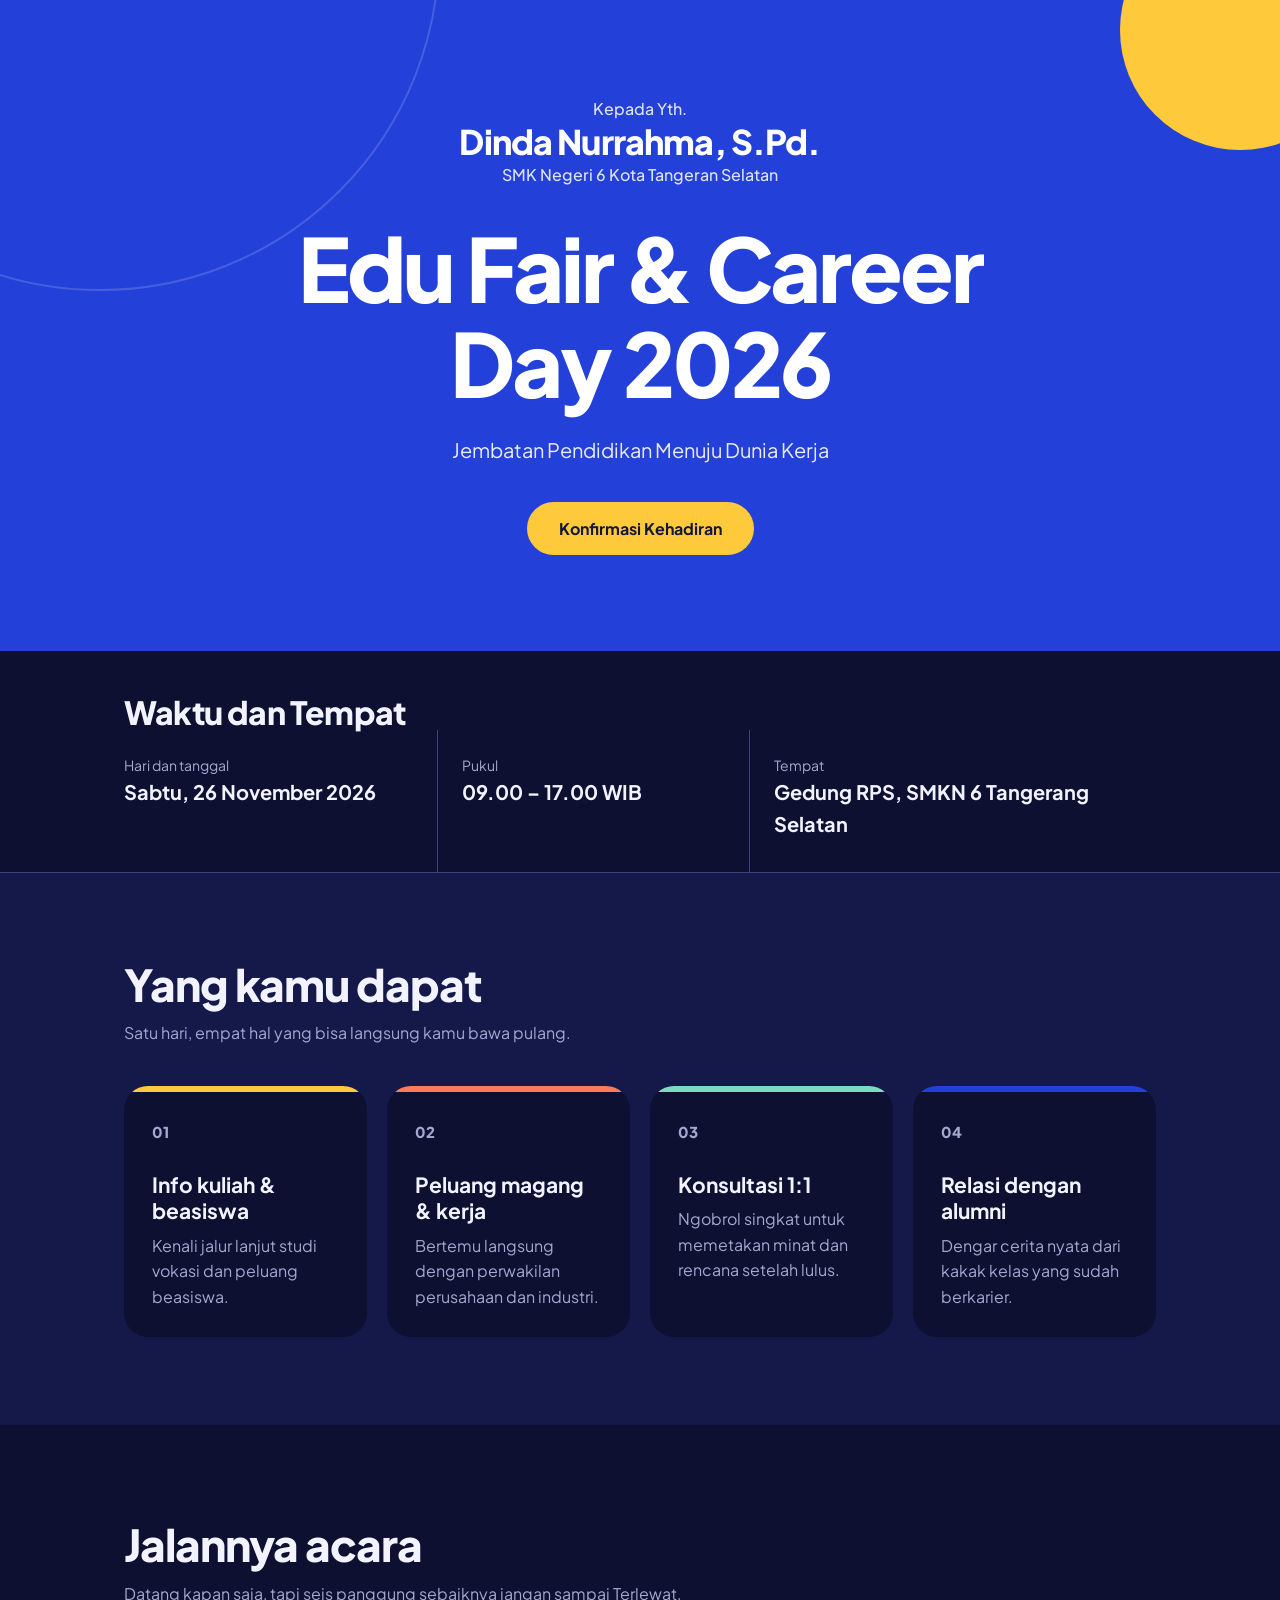
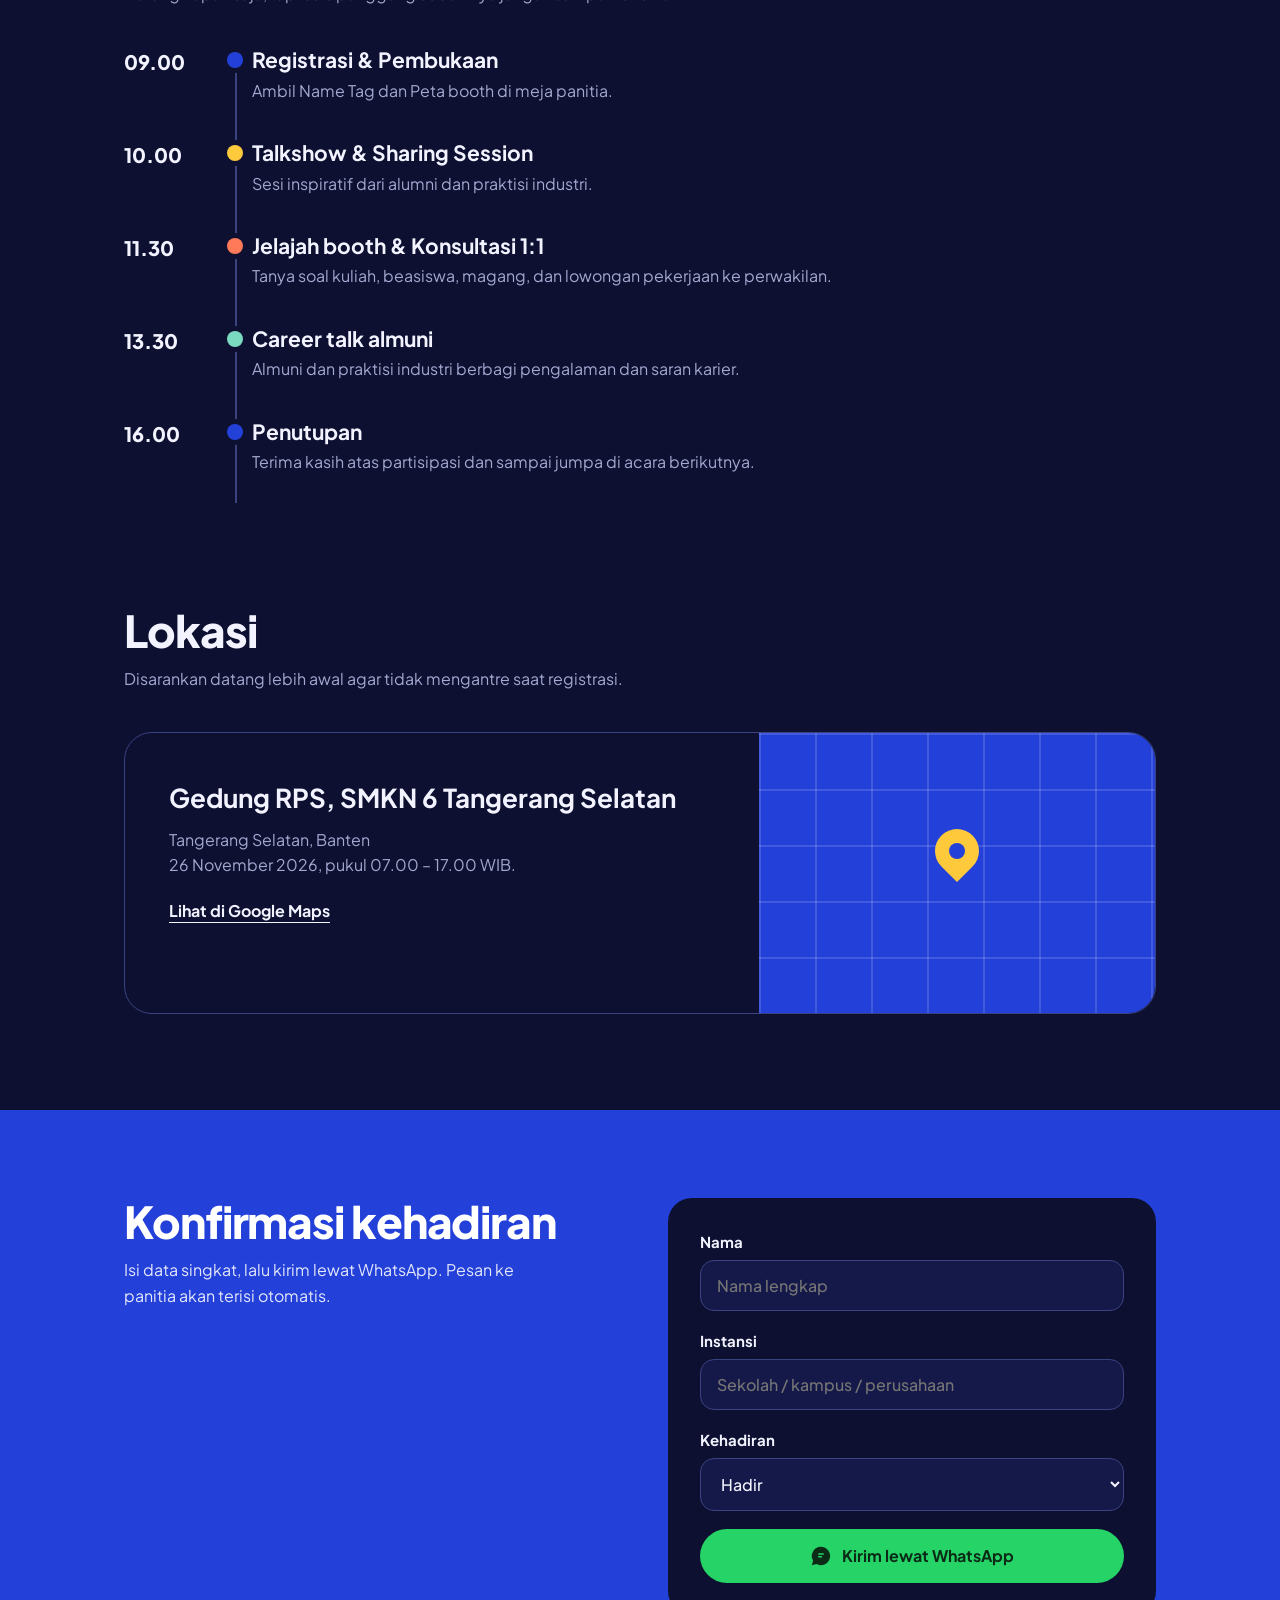
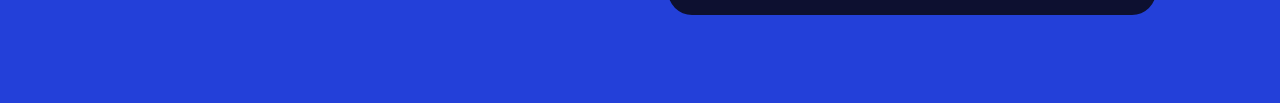
<file: index.html>
<!DOCTYPE html>
<html lang="en">
<head>
  <meta charset="UTF-8">
  <meta name="viewport" content="width=device-width, initial-scale=1.0">
  <title>Edu Fair & Career Day 2026</title>
  <link rel="preconnect" href="https://fonts.googleapis.com">
  <link rel="preconnect" href="https://fonts.gstatic.com" crossorigin>
  <link href="https://fonts.googleapis.com/css2?family=Plus Jakarta+Sans:wght@400;500;600;700&display=swap" rel="stylesheet">
  <link rel="stylesheet" href="style.css">
</head>
<body>
 <header class="hero">
    <div class="wrap">
      <div class="copy">
        <div class="to">
           <p>Kepada Yth.</p>
          <h2 id="nama">Dinda Nurrahma, S.Pd.</h2>
          <p id="instansiKategori">SMK Negeri 6 Kota Tangeran Selatan</p>
        </div>
        <h1>Edu Fair & Career Day 2026</h1>
        <p class="lead">Jembatan Pendidikan Menuju Dunia Kerja</p>
        <a class="btn" href="#daftar">Konfirmasi Kehadiran</a>
    </div>
   </header>
  
  <div class="info">
  <div class="wrap">
    <h2>Waktu dan Tempat</h2>
    <div class="row">
      <div><small>Hari dan tanggal</small><strong>Sabtu, 26 November 2026</strong></div>
      <div><small>Pukul</small><strong>09.00 – 17.00 WIB</strong></div>
      <div><small>Tempat</small><strong>Gedung RPS, SMKN 6 Tangerang Selatan</strong></div>
    </div>
  </div>
</div>
  <section class="dapat">
  <div class="wrap">
    <h2>Yang kamu dapat</h2>
    <p class="sub">Satu hari, empat hal yang bisa langsung kamu bawa pulang.</p>
    <div class="cards">
      <article class="card" style="--c:var(--yellow)"><span class="num">01</span><h3>Info kuliah & beasiswa</h3><p>Kenali jalur lanjut studi vokasi dan peluang beasiswa.</p></article>
      <article class="card" style="--c:var(--coral)"><span class="num">02</span><h3>Peluang magang & kerja</h3><p>Bertemu langsung dengan perwakilan perusahaan dan industri.</p></article>
      <article class="card" style="--c:var(--mint)"><span class="num">03</span><h3>Konsultasi 1:1</h3><p>Ngobrol singkat untuk memetakan minat dan rencana setelah lulus.</p></article>
      <article class="card" style="--c:var(--blue)"><span class="num">04</span><h3>Relasi dengan alumni</h3><p>Dengar cerita nyata dari kakak kelas yang sudah berkarier.</p></article>
    </div>
  </div>
</section>
<section class="run">
  <div class="wrap">
    <h2>Jalannya acara</h2>
    <p class="sub">Datang kapan saja, tapi seis panggung sebaiknya jangan sampai Terlewat.</p>
    <ol class="tl">
      <li style="--c:var(--blue)"><time>09.00</time><i></i><div><h3>Registrasi & Pembukaan</h3><p> Ambil Name Tag dan Peta booth di meja panitia.</p></div></li>
      <li style="--c:var(--yellow)"><time>10.00</time><i></i><div><h3>Talkshow & Sharing Session</h3><p> Sesi inspiratif dari alumni dan praktisi industri.</p></div></li>
      <li style="--c:var(--coral)"><time>11.30</time><i></i><div><h3>Jelajah booth & Konsultasi 1:1</h3><p>Tanya soal kuliah, beasiswa, magang, dan lowongan pekerjaan ke perwakilan.</p></div></li>
      <li style="--c:var(--mint)"><time>13.30</time><i></i><div><h3>Career talk almuni</h3><p> Almuni dan praktisi industri berbagi pengalaman dan saran karier.</p></div></li>
      <li style="--c:var(--blue)"><time>16.00</time><i></i><div><h3>Penutupan</h3><p> Terima kasih atas partisipasi dan sampai jumpa di acara berikutnya.</p></div></li>
    </ol>
  </div>
</section>
<section class="lokasi">
  <div class="wrap">
    <h2>Lokasi</h2>
    <p class="sub">Disarankan datang lebih awal agar tidak mengantre saat registrasi.</p>
    <div class="loc">
      <div class="txt">
        <h3>Gedung RPS, SMKN 6 Tangerang Selatan</h3>
        <p>Tangerang Selatan, Banten<br>26 November 2026, pukul 07.00 – 17.00 WIB.</p>
        <a class="link" href="https://maps.google.com/?q=SMKN+6+Tangerang+Selatan" target="_blank" rel="noopener">Lihat di Google Maps</a>
      </div>
      <div class="map" aria-hidden="true"><div class="pin"></div></div>
    </div>
  </div>
</section>
  <section class="daftar" id="daftar">
  <div class="wrap grid">
    <div>
      <h2>Konfirmasi kehadiran</h2>
      <p>Isi data singkat, lalu kirim lewat WhatsApp. Pesan ke panitia akan terisi otomatis.</p>
    </div>
    <form class="rsvp" id="f">
      <label>Nama<input required name="nama" autocomplete="name" placeholder="Nama lengkap"></label>
      <label>Instansi<input required name="instansi" autocomplete="organization" placeholder="Sekolah / kampus / perusahaan"></label>
      <label>Kehadiran
        <select name="hadir"><option>Hadir</option><option>Tidak hadir</option><option>Masih ragu</option></select>
      </label>
      <button class="btn" type="submit">
        <svg viewBox="0 0 24 24" aria-hidden="true"><path d="M12 2a10 10 0 0 0-8.6 15.1L2 22l5-1.3A10 10 0 1 0 12 2zm-3 7h6v1.6H9zm0 3h4v1.6H9z"/></svg>
        Kirim lewat WhatsApp
      </button>
    </form>
  </div>
</section>

</body>
<!-- <script src="script.js"></script> -->
</html>
</file>
<file: style.css>
/* Warna utama: ubah di sini kalau ingin ganti tema */
:root {
    --blue: #2340D9;
    --yellow: #FFC93C;
    --coral: #FF7A59;
    --mint: #7ADBC0;
    --arch-ink: #13173A;

    --bg: #0D1030;
    --ink: #F2F3FF;
    --muted: #A3A8D0;
    --line: #3A4380;
    --soft: #151949;

    
    box-sizing: border-box;
    padding-top: env(safe-area-inset-top, 0px);
    padding-bottom: env(safe-area-inset-bottom, 0px);
}
/* Mode gelap otomatis (mengikuti pengaturan HP/laptop) */
@media(prefers-color-scheme: dark) {
    :root:not([data-theme="light"]) {
        --bg: #0D1030;
        --ink: #F2F3FF;
        --muted: #A0A8D0;
        --line: #252A5C;
        --soft: #151949;
    }
}

html {
    scroll-padding-top: env(safe-area-inset-top, 0px);
    scroll-behavior: smooth; 
}

*,
*::before,
*::after {
    box-sizing: border-box;
}

body {
    margin: 0;
    background: var(--bg);
    color: var(--ink);
    font-family: "Plus Jakarta Sans", system-ui, sans-serif;
    line-height: 1.6;
    -webkit-font-smoothing: antialiased;
}

:focus-visible {
    outline: 3px solid var(--blue);
    outline-offset: 3px;
}

.wrap {
    max-width: 1080px;
    margin: 0 auto;
    padding: 0 24px;
}

h2 {
    font-size: clamp(30px, 4.4vw, 44px);
    line-height: 1.08;
    font-weight: 800;
    letter-spacing: -0.025em;
    margin: 0 0 12px;
}

.sub {
    color: var(--muted);
    margin: 0 0 40px;
    max-width: 50ch;
}

.btn {
    display: inline-block;
    font: 700 16px "Plus Jakarta Sans", system-ui, sans-serif;
    text-decoration: none;
    padding: 16px 32px;
    border-radius: 999px;
    background: var(--yellow);
    color: var(--arch-ink);
    border: 0;
    cursor: pointer;
    transition: transform 0.15s;
}

.btn:hover {
    transform: translateY(-2px);

}

.hero {
    background: var(--blue);
    color: #FFFFFF;
    overflow: hidden;
    position: relative;
    text-align: center;
}

.hero:before {
    content: "";
    position: absolute;
    width: 680px;
    height: 680px;
    border-radius: 50%;
    border: 2px solid rgba(255, 255, 255, 0.16);
    left: -240px;
    bottom: 360px;
}

.hero:after {
    content: "";
    position:absolute;
    width: 240px;
    height: 240px;
    border-radius: 50%;
    background: var(--yellow);
    right: -80px;
    top: -90px;
}

.hero .wrap {
    position: relative;
    z-index: 1;
    padding-top: 96px;
    padding-bottom: 96px;
}

.to {
    margin: 0 0 32px;
}

.to p {
    margin: 0;
    opacity: 0.85;
    font-weight: 500;
}

.to h2 {
    font-size: clamp(24px, 3.2vw, 34px);
    margin: 2px 0;
}

h1 {
    font-size: clamp(44px, 7.4vw, 88px);
    line-height: 1.08;
    font-weight: 800;
    letter-spacing: -0.035em;
    margin: 0 auto 24px;
    max-width: 12ch;
}

.lead {
    font-size: clamp(17px, 2vw, 20px);
    max-width: 40ch;
    margin: 0 auto 36px;
    opacity: 0.9;
}

.info {
    border-bottom: 1px solid var(--line);
}

.info .wrap {
    padding-top: 44px;
}

.info h2 {
    font-size: clamp(24px, 3.2vw, 32px);
    margin: 0;
}

.info .row {
    display: grid;
    grid-template-columns: 1fr 1fr 1.3fr;
}

.info .row > div {
    padding: 24px 24px 32px 0;
}

.info .row > div + div{
    padding-left: 24px;
    border-left: 1px solid var(--line);
}

.info small {
    display: block;
    font-size: 14px;
    color: var(--muted);
    font-size: 14px;
}

.info strong {
    font-size: 20px;
}

.dapat {
    background: var(--soft);
    padding: 88px 0;
}

.cards {
    display: grid;
    grid-template-columns: repeat(auto-fit, minmax(230px, 1fr));
    gap: 20px;
}

.card {
    position: relative;
    overflow: hidden;
    background: var(--bg);
    border-radius: 24px;
    padding: 34px 28px 28px;
}

.card::before {
    content: "";
    position: absolute;
    top: 0;
    left: 0;
    right: 0;
    height: 6px;
    background: var(--c);
}

.card .num {
    display: block;
    font-weight: 800;
    font-size: 15px;
    color: var(--muted);
    margin-bottom: 28px;
}

.card h3 {
    font-size: 21px;
    line-height: 1.25;
    margin: 0 0 8px;
}

.card p {
    margin: 0;
    color: var(--muted);
}

.run {
    padding: 96px 0 72px;
}

.tl {
    list-style: none;
    margin: 0;
    padding: 0;
    position: relative;
}

.tl::before {
    content: "";
    position: absolute;
    left: 111px;
    top: 8px;
    bottom: 8px;
    width: 2px;
    background: var(--line);
}

.tl li {
    display: grid;
    grid-template-columns: 96px 32px 1fr;
    align-items: start;
    padding: 0 0 36px;
}

.tl time {
    font-weight: 800;
    font-size: 20px
}

.tl i {
  width: 16px;
  height: 16px;
  border-radius: 50%;
  margin: 6px 0 0 7px;
  background: var(--c);
  box-shadow: 0 0 0 5px var(--bg);
  position: relative;
}

.tl h3 {
    margin: 0 0 4px;
    font-size: 21px;
    line-height: 1.3;
}

.tl p {
    margin: 0;
    color: var(--muted);
}

.tl .tag{
    display: inline-block;
    margin-top: 10px;
    font-size: 13px;
    font-weight: 700;
    padding: 3px 12px;
    border-radius: 999px;
    background: var(--soft);

}

.lokasi {
    padding: 24px 0 96px;
}

.loc {
    display: grid;
    grid-template-columns: 1.6fr 1fr;
    border: 1px solid var(--line);
    border-radius: 28px;
    overflow: hidden;
}

.loc .txt {
    padding: 44px;
}

.loc h3 {
    font-size: 26px;
    margin: 0 0 8px;
}

.loc p {
    color: var(--muted);
    margin: 0 0 20px;
}

.loc a.link {
    font-weight: 700;
    color: var(--ink);
    text-underline-offset: 5px;
}

.map {
    background: var(--blue);
    position: relative;
    min-height: 280px;
    overflow: hidden;
}

.map::before {
    content: "";
    position: absolute;
    inset: 0;
    background: linear-gradient(rgba(255, 255, 255, 0.14) 2px, transparent 2px) 0 0 / 56px 56px,
    linear-gradient(90deg, rgba(255, 255, 255, 0.14) 2px, transparent 2px) 0 0 / 56px 56px;
}

.pin {
    position: absolute;
    left: 50%;
    top: 50%;
    width: 44px;
    height: 44px;
    margin: -44px 0 0 -22px;
    background: var(--yellow);
    border-radius: 50% 50% 50% 0;
    transform: rotate(-45deg);
}

.pin::after {
    content: "";
    position: absolute;
    inset: 14px;
    border-radius: 50%;
    background: var(--blue);
}

.daftar {
    background: var(--blue);
    color: #FFFFFF;
    padding: 88px 0;
}

.daftar .grid {
    display: grid;
    grid-template-columns: 1fr 1fr;
    gap: 56px;
    align-items: start;
}

.daftar p {
    opacity: 0.88;
    margin: 0;
    max-width: 36ch;
}

.rsvp {
        background: var(--bg);
        color: var(--ink);
        border-radius: 24px;
        padding: 32px;
        display: grid;
        gap: 18px;
}

.rsvp label {
    display: grid;
    gap: 6px;
    font-weight: 700;
    font-size: 15px;
}

.rsvp input,
.rsvp select {
    font: 500 16px "Plus Jakarta Sans", sans-serif;
    padding: 14px 16px;
    border-radius: 14px;
    border: 1.5px solid var(--line);
    background: var(--soft);
    color: var(--ink);
    width: 100%;
}

.rsvp input:focus,
.rsvp select:focus {
    outline: 3px solid var(--yellow);
    outline-offset: 1px;
    border-color: var(--blue)
}

.rsvp button {
    display: inline-flex;
    align-items: center;
    justify-content: center;
    gap: 10px;
    background: #25D366;
    color: #0B2B17;
    width: 100%;
}

.rsvp svg {
    width: 22px;
    height: 22px;
    fill: currentColor; 
}

footer {
    background: var(--blue);
    color: #FFFFFF;
    border-top: 1px solid rgba(255, 255, 255, 0.2);
    padding: 28px  0;
    font-size: 14px;
}

footer .wrap {
    display: flex;
    justify-content: space-between;
    flex-wrap: wrap;
    gap: 8px;
    opacity: 0.85;
}

@media (max-width: 820px) {
    .hero::before {
        width: 420px;
        height: 420px;
        left: -200px;
        bottom: -240px;
    }
    
    .hero::after {
        width: 160px;
        height: 160px;
        right: -60px;
        top: -60px;
    }

    .hero .wrap {
            padding-top: 72px;
            padding-bottom: 72px;
    }

    .info .row {
        grid-template-columns: 1fr;
    }

    .info .row > div,
    .info .row > div + div {
        padding: 16px 0;
        border-left: 0;
    }

    .info .row > div + div {
        border-top: 1px solid var(--line);
    }

    .dapat,
    .run {
        padding: 64px 0;
    }

    .lokasi {
        padding: 24px 0 96px;
    }

    /* PERBAIKAN TIMELINE (HP) */
    .tl::before {
        left: 14px;
    }

    .tl li {
        grid-template-columns: 32px 1fr;
        grid-template-areas:
            "d t"
            "d c";
    }

    .tl i {
        grid-area: d;
        margin: 6px 0 0 7px;
    }

    .tl time {
        grid-area: t;
        font-size: 16px;
    }

    .tl li > div {
        grid-area: c;
    }

    .loc,
    .daftar .grid {
        grid-template-columns: 1fr;
        gap: 32px;
    }

    .loc .txt {
        padding: 32px 28px;
    }

    .map {
        min-height: 200px;
        order: -1;
    }

    .daftar {
        padding: 64px 0;
    }
}

@media (prefers-reduced-motion: reduce ) {
    .btn {
        transition: none;
    }
    html {
        scroll-behavior: auto;
    }

}
</file>
